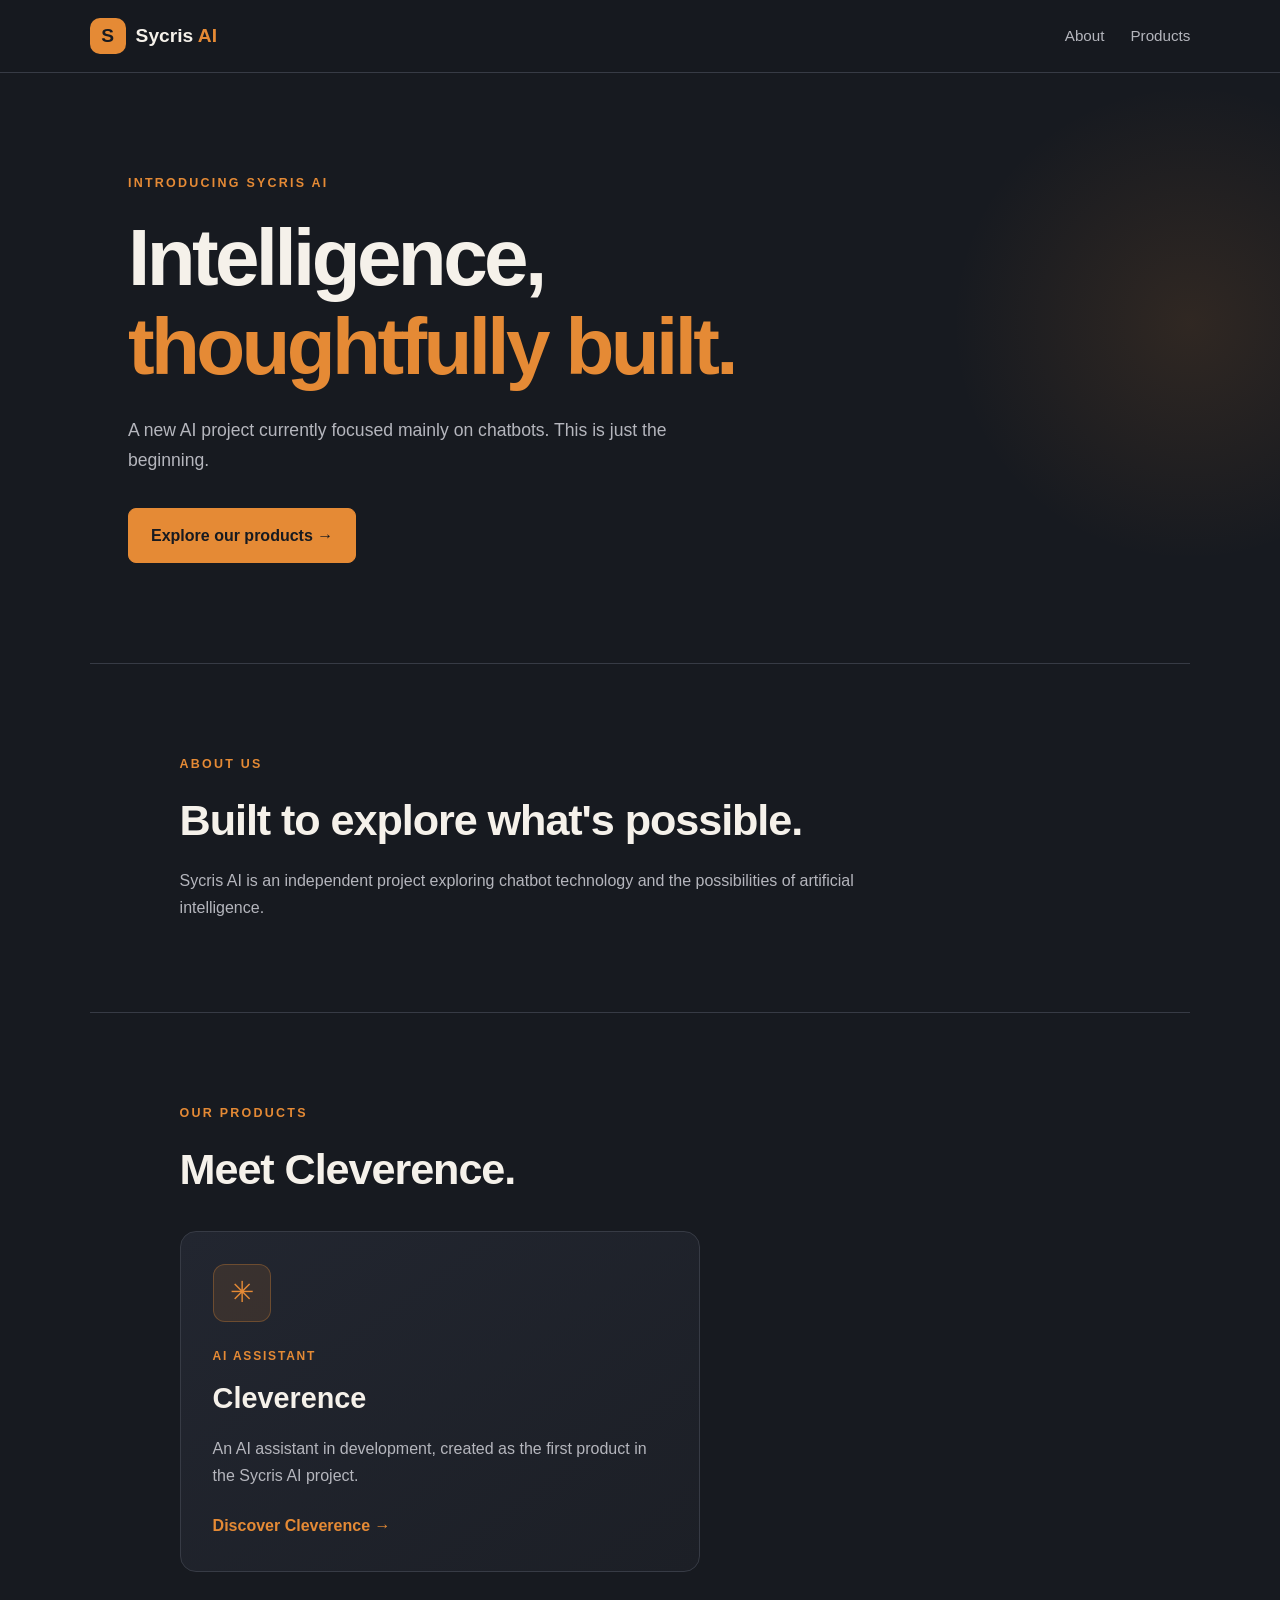
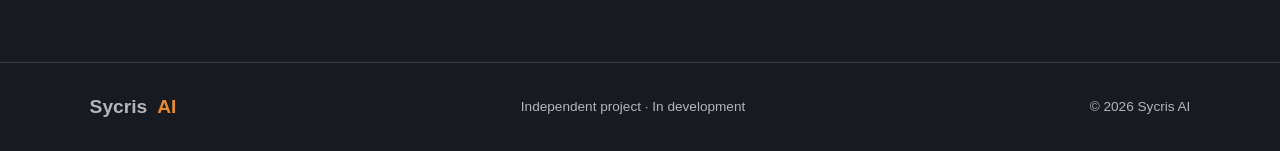
<file: index.html>
<!DOCTYPE html>
<html lang="en">
<head>
  <meta charset="UTF-8">
  <meta name="viewport" content="width=device-width, initial-scale=1.0">
  <meta name="theme-color" content="#171A20">
  <meta name="description" content="Sycris AI is a new AI project currently focused mainly on chatbots.">
  <title>Sycris AI</title>
  <link rel="stylesheet" href="style.css">
</head>
<body>
  <header class="site-header">
    <a class="brand" href="index.html">
      <span class="brand-icon">S</span>
      <span>Sycris <span class="accent">AI</span></span>
    </a>

    <nav>
      <a href="#about">About</a>
      <a href="#products">Products</a>
    </nav>
  </header>

  <main>
    <section class="hero">
      <p class="eyebrow">INTRODUCING SYCRIS AI</p>
      <h1>Intelligence,<br><span class="accent">thoughtfully built.</span></h1>
      <p class="hero-description">
        A new AI project currently focused mainly on chatbots.
        This is just the beginning.
      </p>
      <a class="button" href="#products">Explore our products →</a>
    </section>

    <section class="section" id="about">
      <p class="eyebrow">ABOUT US</p>
      <h2>Built to explore what's possible.</h2>
      <p>
        Sycris AI is an independent project exploring chatbot
        technology and the possibilities of artificial intelligence.
      </p>
    </section>

    <section class="section" id="products">
      <p class="eyebrow">OUR PRODUCTS</p>
      <h2>Meet Cleverence.</h2>

      <article class="product-card">
        <div class="product-icon">✳</div>
        <p class="product-label">AI ASSISTANT</p>
        <h3>Cleverence</h3>
        <p>
          An AI assistant in development, created as the first
          product in the Sycris AI project.
        </p>
        <a class="text-link" href="cleverence.html">
          Discover Cleverence →
        </a>
      </article>
    </section>
  </main>

  <footer>
    <a class="brand" href="index.html">
      Sycris <span class="accent">AI</span>
    </a>
    <p>Independent project · In development</p>
    <p>© 2026 Sycris AI</p>
  </footer>

  <script src="script.js"></script>
</body>
</html>
</file>
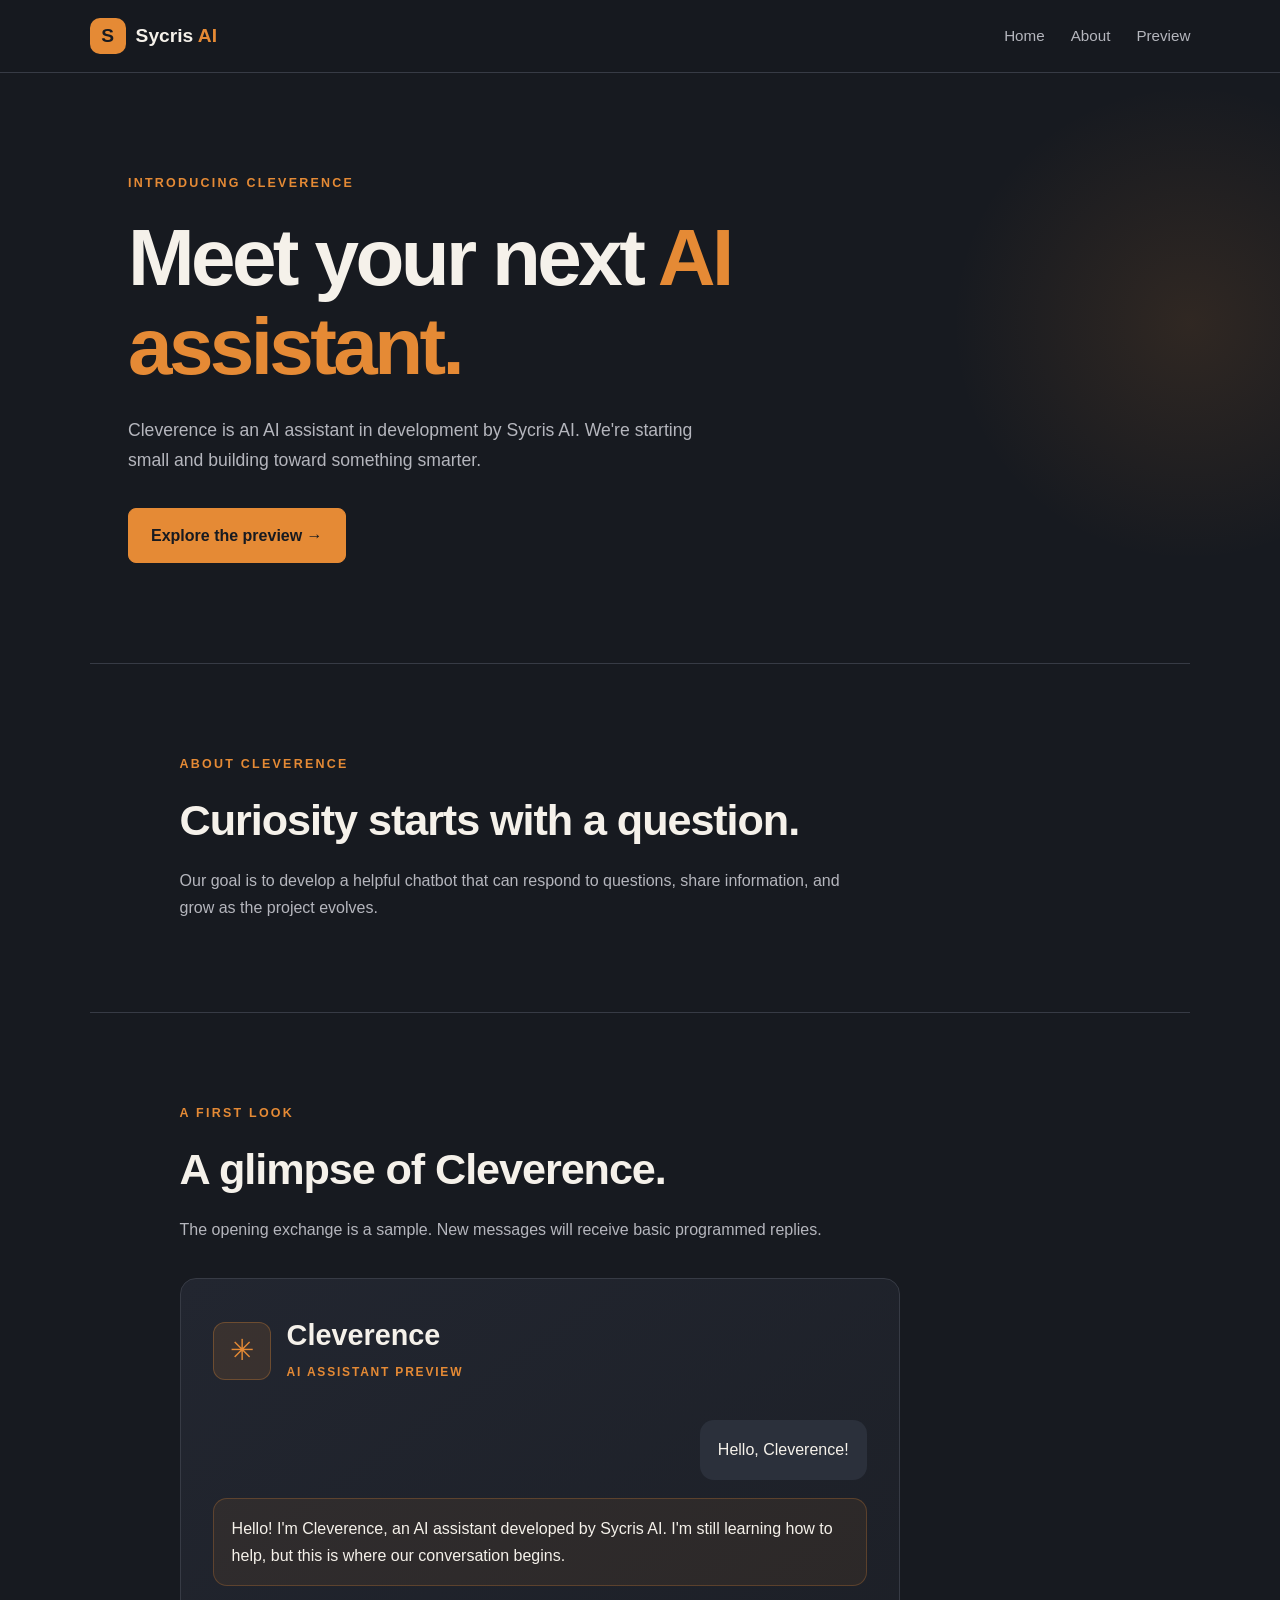
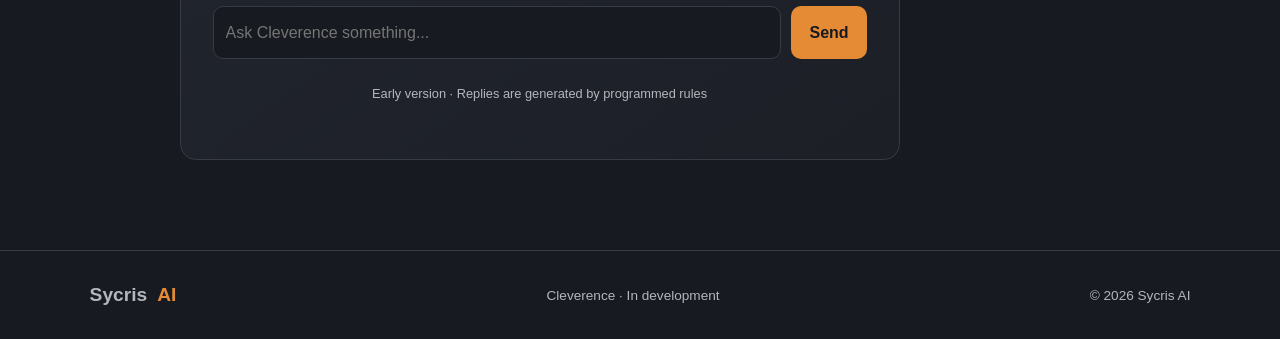
<file: cleverence.html>
<!DOCTYPE html>
<html lang="en">
<head>
  <meta charset="UTF-8">
  <meta name="viewport" content="width=device-width, initial-scale=1.0">
  <meta name="theme-color" content="#171A20">
  <meta name="description" content="Meet Cleverence, an AI assistant in development by Sycris AI.">
  <title>Cleverence | Sycris AI</title>
  <link rel="stylesheet" href="style.css">
</head>
<body>
  <header class="site-header">
    <a class="brand" href="index.html">
      <span class="brand-icon">S</span>
      <span>Sycris <span class="accent">AI</span></span>
    </a>

    <nav>
      <a href="index.html">Home</a>
      <a href="#about">About</a>
      <a href="#chat-preview">Preview</a>
    </nav>
  </header>

  <main>
    <section class="hero">
      <p class="eyebrow">INTRODUCING CLEVERENCE</p>
      <h1>Meet your next <span class="accent">AI assistant.</span></h1>
      <p class="hero-description">
        Cleverence is an AI assistant in development by Sycris AI.
        We're starting small and building toward something smarter.
      </p>
      <a class="button" href="#chat-preview">Explore the preview →</a>
    </section>

    <section class="section" id="about">
      <p class="eyebrow">ABOUT CLEVERENCE</p>
      <h2>Curiosity starts with a question.</h2>
      <p>
        Our goal is to develop a helpful chatbot that can respond to
        questions, share information, and grow as the project evolves.
      </p>
    </section>

    <section class="section" id="chat-preview">
      <p class="eyebrow">A FIRST LOOK</p>
      <h2>A glimpse of Cleverence.</h2>
      <p>
        The opening exchange is a sample. New messages will receive
        basic programmed replies.
      </p>

      <div class="product-card chat-preview">
        <div class="chat-heading">
          <div class="product-icon">✳</div>
          <div>
            <h3>Cleverence</h3>
            <p class="product-label">AI ASSISTANT PREVIEW</p>
          </div>
        </div>

        <div class="chat-message user-message">
          Hello, Cleverence!
        </div>

        <div class="chat-message assistant-message">
          Hello! I'm Cleverence, an AI assistant developed by Sycris AI.
          I'm still learning how to help, but this is where our
          conversation begins.
        </div>

        <div id="cleverence-live-messages"
             aria-live="polite"></div>

        <form id="cleverence-chat-form" class="cleverence-input-row">
          <input
            id="cleverence-user-input"
            type="text"
            placeholder="Ask Cleverence something..."
            aria-label="Message Cleverence"
            autocomplete="off"
            required
          >
          <button type="submit">Send</button>
        </form>

        <p class="preview-note">
          Early version · Replies are generated by programmed rules
        </p>
      </div>
    </section>
  </main>

  <footer>
    <a class="brand" href="index.html">
      Sycris <span class="accent">AI</span>
    </a>
    <p>Cleverence · In development</p>
    <p>© 2026 Sycris AI</p>
  </footer>

  <script src="script.js"></script>
</body>
</html>
</file>
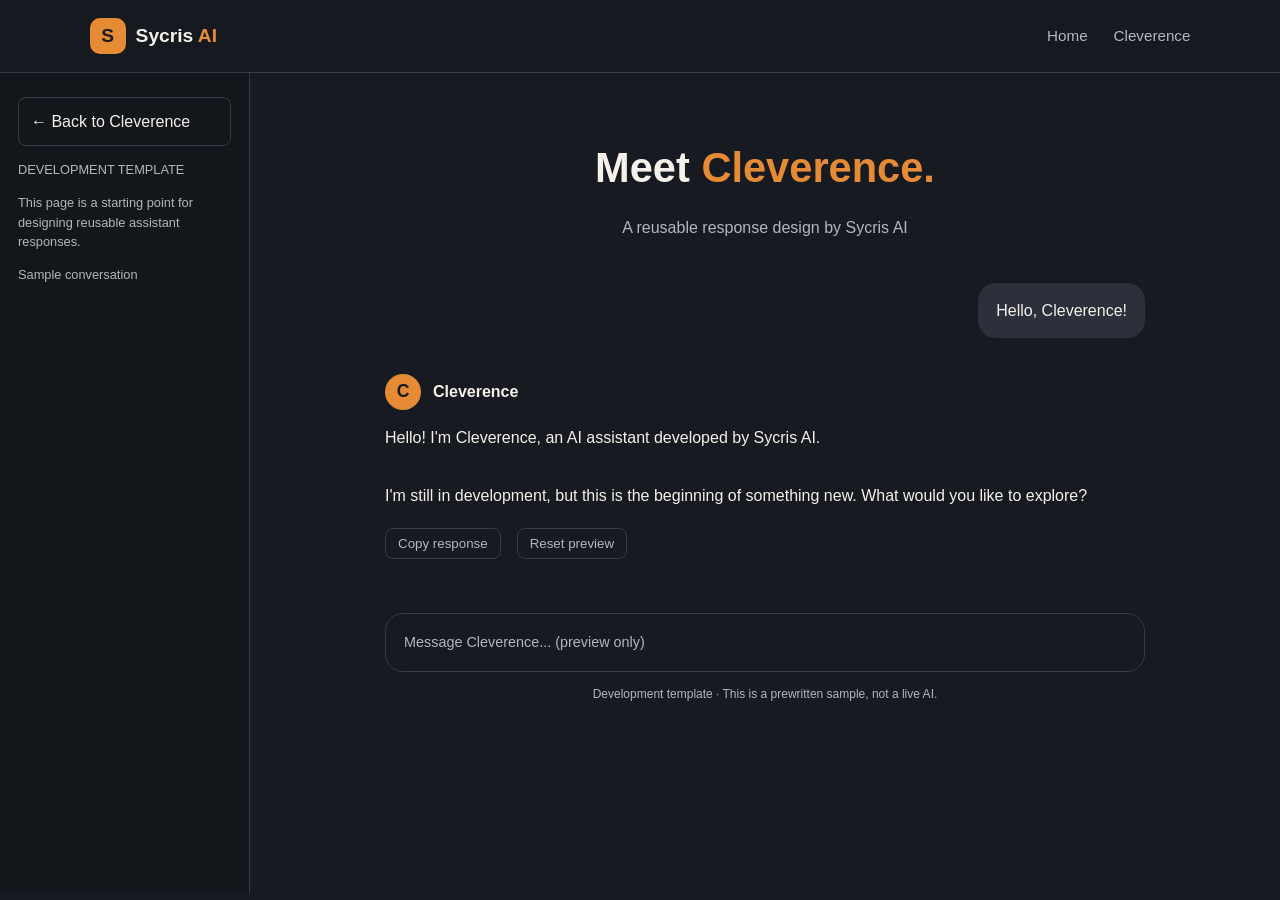
<file: template.html>
<!DOCTYPE html>
<html lang="en">
<head>
  <meta charset="UTF-8">
  <meta name="viewport" content="width=device-width, initial-scale=1.0">
  <meta name="theme-color" content="#171A20">
  <title>Cleverence Response Template | Sycris AI</title>
  <link rel="stylesheet" href="style.css">
  <style>
    .template-layout {
      display: flex;
      min-height: calc(100vh - 80px);
    }

    .template-sidebar {
      background: #13161B;
      border-right: 1px solid var(--border);
      display: flex;
      flex-direction: column;
      gap: 14px;
      padding: 24px 18px;
      width: 250px;
      flex-shrink: 0;
    }

    .template-sidebar p {
      color: var(--muted);
      font-size: 0.8rem;
      line-height: 1.5;
    }

    .template-sidebar a {
      border: 1px solid var(--border);
      border-radius: 8px;
      padding: 10px 12px;
      transition: background 0.2s ease;
    }

    .template-sidebar a:hover {
      background: var(--surface);
    }

    .template-main {
      align-items: center;
      display: flex;
      flex: 1;
      flex-direction: column;
      min-width: 0;
      padding: 60px 24px 30px;
    }

    .template-conversation {
      max-width: 760px;
      width: 100%;
    }

    .template-title {
      font-size: clamp(1.8rem, 5vw, 2.6rem);
      margin-bottom: 10px;
      text-align: center;
    }

    .template-subtitle {
      color: var(--muted);
      margin-bottom: 42px;
      text-align: center;
    }

    .template-user {
      background: var(--surface-hover);
      border-radius: 18px;
      margin: 0 0 28px auto;
      max-width: 85%;
      padding: 14px 18px;
      width: fit-content;
    }

    .template-assistant {
      line-height: 1.8;
      padding: 8px 0 24px;
    }

    .template-assistant-heading {
      align-items: center;
      display: flex;
      gap: 12px;
      margin-bottom: 14px;
    }

    .template-avatar {
      align-items: center;
      background: var(--orange);
      border-radius: 50%;
      color: var(--background);
      display: flex;
      font-size: 1.1rem;
      font-weight: 700;
      height: 36px;
      justify-content: center;
      width: 36px;
    }

    .template-response {
      white-space: pre-line;
    }

    .template-actions {
      display: flex;
      gap: 16px;
      margin-top: 18px;
    }

    .template-actions button {
      background: transparent;
      border: 1px solid var(--border);
      border-radius: 8px;
      color: var(--muted);
      cursor: pointer;
      padding: 7px 12px;
    }

    .template-actions button:hover {
      border-color: var(--orange);
      color: var(--text);
    }

    .template-composer {
      border: 1px solid var(--border);
      border-radius: 18px;
      color: var(--muted);
      margin-top: 30px;
      max-width: 760px;
      padding: 16px 18px;
      width: 100%;
    }

    .template-composer p {
      font-size: 0.9rem;
    }

    .template-disclaimer {
      color: var(--muted);
      font-size: 0.75rem;
      margin-top: 12px;
      text-align: center;
    }

    @media (max-width: 650px) {
      .template-sidebar {
        display: none;
      }

      .template-main {
        padding: 45px 18px 24px;
      }
    }
  </style>
</head>
<body>
  <header class="site-header">
    <a class="brand" href="index.html">
      <span class="brand-icon">S</span>
      <span>Sycris <span class="accent">AI</span></span>
    </a>
    <nav>
      <a href="index.html">Home</a>
      <a href="cleverence.html">Cleverence</a>
    </nav>
  </header>

  <div class="template-layout">
    <aside class="template-sidebar">
      <a href="cleverence.html">← Back to Cleverence</a>
      <p>DEVELOPMENT TEMPLATE</p>
      <p>This page is a starting point for designing reusable assistant responses.</p>
      <p>Sample conversation</p>
    </aside>

    <main class="template-main">
      <div class="template-conversation">
        <h1 class="template-title">Meet <span class="accent">Cleverence.</span></h1>
        <p class="template-subtitle">
          A reusable response design by Sycris AI
        </p>

        <div class="template-user">
          Hello, Cleverence!
        </div>

        <section class="template-assistant">
          <div class="template-assistant-heading">
            <div class="template-avatar">C</div>
            <strong>Cleverence</strong>
          </div>

          <div class="template-response">Hello! I'm Cleverence, an AI assistant developed by Sycris AI.

I'm still in development, but this is the beginning of something new. What would you like to explore?</div>

          <div class="template-actions">
            <button type="button" id="copy-response">Copy response</button>
            <button type="button" id="reset-response">Reset preview</button>
          </div>
        </section>
      </div>

      <div class="template-composer">
        <p>Message Cleverence... (preview only)</p>
      </div>

      <p class="template-disclaimer">
        Development template · This is a prewritten sample, not a live AI.
      </p>
    </main>
  </div>

  <script>
    const originalResponse =
      "Hello! I'm Cleverence, an AI assistant developed by Sycris AI.\n\nI'm still in development, but this is the beginning of something new. What would you like to explore?";

    const responseElement = document.querySelector(".template-response");
    const copyButton = document.querySelector("#copy-response");
    const resetButton = document.querySelector("#reset-response");

    copyButton.addEventListener("click", async () => {
      try {
        await navigator.clipboard.writeText(originalResponse);
        copyButton.textContent = "Copied!";
      } catch {
        copyButton.textContent = "Copy unavailable";
      }
    });

    resetButton.addEventListener("click", () => {
      responseElement.textContent = originalResponse;
      copyButton.textContent = "Copy response";
    });
  </script>
</body>
</html>
</file>
<file: style.css>
/* =========================
   SYCRIS AI — MAIN STYLES
   ========================= */

:root {
  --background: #171A20;
  --surface: #222630;
  --surface-hover: #2B303B;
  --orange: #E58A35;
  --amber: #F2B866;
  --copper: #B96535;
  --text: #F5F1EA;
  --muted: #B5B6BD;
  --border: #373B45;
}

/* Reset */

* {
  box-sizing: border-box;
  margin: 0;
  padding: 0;
}

html {
  scroll-behavior: smooth;
  scroll-padding-top: 90px;
}

body {
  background: var(--background);
  color: var(--text);
  font-family: Arial, Helvetica, sans-serif;
  line-height: 1.7;
  min-height: 100vh;
}

a {
  color: inherit;
  text-decoration: none;
}

.accent {
  color: var(--orange);
}

/* Header */

.site-header {
  align-items: center;
  background: rgba(23, 26, 32, 0.95);
  border-bottom: 1px solid var(--border);
  display: flex;
  justify-content: space-between;
  padding: 18px 7%;
  position: sticky;
  top: 0;
  z-index: 10;
}

.brand {
  align-items: center;
  display: inline-flex;
  font-size: 1.2rem;
  font-weight: 700;
  gap: 10px;
}

.brand-icon {
  align-items: center;
  background: var(--orange);
  border-radius: 10px;
  color: var(--background);
  display: inline-flex;
  height: 36px;
  justify-content: center;
  width: 36px;
}

nav {
  align-items: center;
  display: flex;
  gap: 26px;
}

nav a {
  color: var(--muted);
  font-size: 0.95rem;
  transition: color 0.2s ease;
}

nav a:hover,
nav a:focus-visible {
  color: var(--orange);
}

/* Main introduction */

.hero {
  align-items: flex-start;
  display: flex;
  flex-direction: column;
  justify-content: center;
  min-height: 590px;
  padding: 100px 10%;
  position: relative;
  overflow: hidden;
}

.hero::before {
  background: radial-gradient(
    ellipse,
    rgba(229, 138, 53, 0.12),
    transparent 70%
  );
  content: "";
  height: 480px;
  pointer-events: none;
  position: absolute;
  right: -150px;
  top: 10px;
  width: 480px;
}

.eyebrow {
  color: var(--orange);
  font-size: 0.78rem;
  font-weight: 700;
  letter-spacing: 0.18em;
  margin-bottom: 18px;
  position: relative;
  text-transform: uppercase;
}

.hero h1 {
  font-size: clamp(2.6rem, 7vw, 5rem);
  letter-spacing: -0.045em;
  line-height: 1.12;
  margin-bottom: 24px;
  max-width: 850px;
  position: relative;
}

.hero-description {
  color: var(--muted);
  font-size: 1.1rem;
  margin-bottom: 32px;
  max-width: 590px;
  position: relative;
}

/* Buttons */

.button {
  align-items: center;
  background: var(--orange);
  border: 1px solid var(--orange);
  border-radius: 8px;
  color: #171A20;
  display: inline-flex;
  font-weight: 700;
  gap: 10px;
  justify-content: center;
  padding: 13px 22px;
  position: relative;
  transition:
    background 0.2s ease,
    transform 0.2s ease;
}

.button:hover {
  background: var(--amber);
  transform: translateY(-2px);
}

.button:focus-visible,
a:focus-visible {
  outline: 2px solid var(--amber);
  outline-offset: 4px;
}

/* General sections */

.section {
  border-top: 1px solid var(--border);
  margin: 0 auto;
  max-width: 1100px;
  padding: 90px 7%;
}

.section h2 {
  font-size: clamp(1.8rem, 4vw, 2.7rem);
  letter-spacing: -0.025em;
  line-height: 1.25;
  margin-bottom: 20px;
}

.section > p:not(.eyebrow) {
  color: var(--muted);
  max-width: 680px;
}

/* Product card */

.products {
  padding-bottom: 110px;
}

.product-card {
  background: linear-gradient(
    145deg,
    var(--surface),
    #1C1F26
  );
  border: 1px solid var(--border);
  border-radius: 16px;
  margin-top: 35px;
  max-width: 520px;
  padding: 32px;
  transition:
    border-color 0.2s ease,
    transform 0.2s ease;
}

.product-card:hover {
  border-color: var(--copper);
  transform: translateY(-3px);
}

.product-icon {
  align-items: center;
  background: rgba(229, 138, 53, 0.12);
  border: 1px solid rgba(229, 138, 53, 0.3);
  border-radius: 12px;
  color: var(--orange);
  display: flex;
  font-size: 1.8rem;
  height: 58px;
  justify-content: center;
  margin-bottom: 24px;
  width: 58px;
}

.product-label {
  color: var(--orange);
  font-size: 0.75rem;
  font-weight: 700;
  letter-spacing: 0.15em;
  margin-bottom: 8px;
}

.product-card h3 {
  font-size: 1.8rem;
  margin-bottom: 12px;
}

.product-card > p:not(.product-label) {
  color: var(--muted);
  margin-bottom: 22px;
}

.text-link {
  color: var(--orange);
  font-weight: 700;
}

.text-link:hover {
  color: var(--amber);
}

/* Footer */

footer {
  align-items: center;
  border-top: 1px solid var(--border);
  color: var(--muted);
  display: flex;
  flex-wrap: wrap;
  gap: 16px 30px;
  justify-content: space-between;
  padding: 28px 7%;
}

footer p {
  font-size: 0.85rem;
}

.footer-brand {
  color: var(--text);
}

/* Mobile and small screens */

@media (max-width: 600px) {
  .site-header {
    padding: 15px 5%;
  }

  .brand {
    font-size: 1.05rem;
    gap: 7px;
  }

  .brand-icon {
    height: 32px;
    width: 32px;
  }

  nav {
    gap: 16px;
  }

  nav a {
    font-size: 0.85rem;
  }

  .hero {
    min-height: 500px;
    padding: 85px 7%;
  }

  .hero-description {
    font-size: 1rem;
  }

  .section {
    padding: 65px 7%;
  }

  .product-card {
    padding: 24px;
  }

  footer {
    align-items: flex-start;
    flex-direction: column;
    gap: 12px;
  }
}

/* Reduced motion accessibility */

@media (prefers-reduced-motion: reduce) {
  html {
    scroll-behavior: auto;
  }

  *,
  *::before,
  *::after {
    transition-duration: 0.01ms !important;
    animation-duration: 0.01ms !important;
    animation-iteration-count: 1 !important;
  }
}

/* Cleverence chat preview */

.chat-preview {
  max-width: 720px;
}

.chat-heading {
  align-items: center;
  display: flex;
  gap: 16px;
  margin-bottom: 30px;
}

.chat-heading .product-icon {
  flex-shrink: 0;
  margin-bottom: 0;
}

.chat-heading h3 {
  margin-bottom: 2px;
}

.chat-message {
  border-radius: 14px;
  line-height: 1.7;
  margin: 18px 0;
  padding: 16px 18px;
}

.user-message {
  background: var(--surface-hover);
  margin-left: auto;
  max-width: 85%;
  width: fit-content;
}

.assistant-message {
  background: rgba(229, 138, 53, 0.08);
  border: 1px solid rgba(229, 138, 53, 0.25);
}

.preview-note {
  color: var(--muted);
  font-size: 0.8rem;
  margin-top: 24px;
  text-align: center;
}

/* Cleverence interactive chat */
.cleverence-input-row {
  display: flex;
  gap: 10px;
  margin-top: 20px;
}

.cleverence-input-row input {
  flex: 1;
  min-width: 0;
  padding: 12px;
  border: 1px solid #373B45;
  border-radius: 10px;
  background: #171A20;
  color: #F5F1EA;
  font: inherit;
}

.cleverence-input-row button {
  padding: 12px 18px;
  border: none;
  border-radius: 10px;
  background: #E58A35;
  color: #171A20;
  font: inherit;
  font-weight: bold;
  cursor: pointer;
}

.cleverence-live-message {
  margin-top: 14px;
  padding: 12px 14px;
  border-radius: 12px;
  overflow-wrap: anywhere;
}

.cleverence-live-user {
  background: #373B45;
  margin-left: 20px;
}

.cleverence-live-assistant {
  background: #222630;
  margin-right: 20px;
  line-height: 1.6;
}

@media (max-width: 450px) {
  .cleverence-input-row {
    flex-wrap: wrap;
  }

  .cleverence-input-row button {
    width: 100%;
  }
}
</file>
